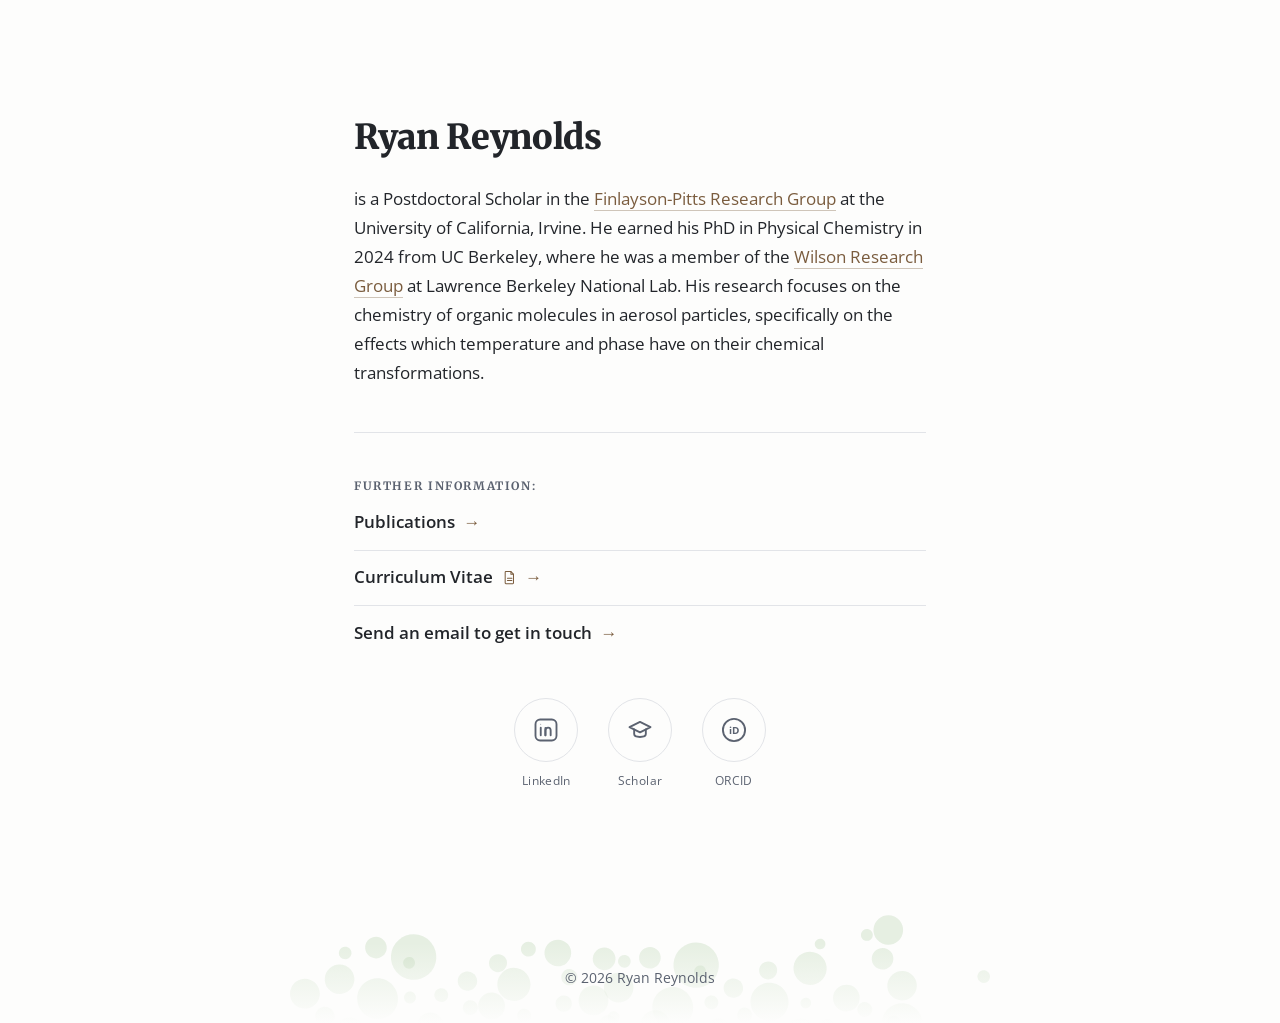
<file: index.html>
<!DOCTYPE html>
<html lang="en">
<head>
<meta charset="UTF-8">
<meta name="viewport" content="width=device-width, initial-scale=1.0">
<title>Ryan Reynolds | Physical &amp; Atmospheric Chemist</title>
<link rel="preconnect" href="https://fonts.googleapis.com">
<link rel="preconnect" href="https://fonts.gstatic.com" crossorigin>
<link href="https://fonts.googleapis.com/css2?family=Merriweather:wght@400;700;900&family=Open+Sans:wght@400;500;600&display=swap" rel="stylesheet">
<style>
  :root {
    --ink: #22252a;
    --muted: #5b6270;
    --rule: #e2e4e8;
    --paper: #fdfdfc;
    --accent: #7a5c3e;
    --icon-accent: #86b277;
  }

  * { box-sizing: border-box; }

  html { -webkit-font-smoothing: antialiased; }

  body {
    margin: 0;
    background: var(--paper);
    color: var(--ink);
    font-family: 'Open Sans', -apple-system, sans-serif;
    font-size: 17px;
    line-height: 1.7;
  }

  .wrap {
    max-width: 620px;
    margin: 0 auto;
    padding: 12vh 24px 1em;
  }

  h1 {
    font-family: 'Merriweather', Georgia, serif;
    font-weight: 900;
    font-size: 2.15rem;
    letter-spacing: -0.01em;
    margin: 0 0 0.55em;
    color: var(--ink);
  }

  p.lede {
    margin: 0 0 2.6em;
    color: var(--ink);
  }

  p.lede a {
    color: var(--accent);
    text-decoration: none;
    border-bottom: 1px solid rgba(122, 92, 62, 0.35);
    transition: border-color 0.15s ease;
  }

  p.lede a:hover {
    border-color: var(--accent);
  }

  h2.label {
    font-family: 'Merriweather', Georgia, serif;
    font-weight: 700;
    font-size: 0.72rem;
    letter-spacing: 0.14em;
    text-transform: uppercase;
    color: var(--muted);
    margin: 0 0 1em;
  }

  hr {
    border: none;
    border-top: 1px solid var(--rule);
    margin: 2.6em 0;
  }

  ul.links {
    list-style: none;
    margin: 0;
    padding: 0;
  }

  ul.links li {
    padding: 0.75em 0;
    border-bottom: 1px solid var(--rule);
  }

  ul.links li:first-child {
    padding-top: 0;
  }

  ul.links li:last-child {
    border-bottom: none;
  }

  ul.links a {
    color: var(--ink);
    text-decoration: none;
    font-weight: 600;
    display: inline-flex;
    align-items: center;
    gap: 0.5em;
  }

  ul.links a::after {
    content: "→";
    font-family: 'Open Sans', sans-serif;
    font-weight: 400;
    color: var(--accent);
    transition: transform 0.15s ease;
  }

  ul.links a:hover::after {
    transform: translateX(3px);
  }

  ul.links .file-icon {
    width: 0.9em;
    height: 0.9em;
    color: var(--accent);
    flex-shrink: 0;
  }

  .icon-links {
    display: flex;
    justify-content: center;
    gap: 1.75em;
    margin-top: 2.2em;
  }

  .icon-link {
    display: flex;
    flex-direction: column;
    align-items: center;
    gap: 0.55em;
    text-decoration: none;
  }

  .icon-link .icon-circle {
    width: 64px;
    height: 64px;
    border-radius: 50%;
    border: 1.5px solid var(--rule);
    display: flex;
    align-items: center;
    justify-content: center;
    color: var(--muted);
    transition: color 0.15s ease, border-color 0.15s ease, background 0.15s ease;
  }

  .icon-link svg {
    width: 28px;
    height: 28px;
  }

  .icon-link span {
    font-size: 0.72rem;
    letter-spacing: 0.03em;
    color: var(--muted);
    transition: color 0.15s ease;
  }

  .icon-link:hover .icon-circle {
    color: var(--icon-accent);
    border-color: var(--icon-accent);
    background: rgba(134, 178, 119, 0.1);
  }

  .icon-link:hover span {
    color: var(--icon-accent);
  }

  @media (max-width: 480px) {
    .wrap { padding: 9vh 20px 0.75em; }
    h1 { font-size: 1.8rem; }
  }

  footer {
    position: relative;
    margin-top: 10vh;
    padding: 4em 24px 2em;
    display: flex;
    align-items: flex-end;
    justify-content: center;
    overflow: hidden;
    background-image: url('greenCircle_particlebgrd.svg');
    background-repeat: no-repeat;
    background-position: center -2.5em;
    background-size: 700px;
  }

  /* Top fade: blends the image in from the white content above */
  /* footer::before {
    content: "";
    position: absolute;
    inset: 0;
    background: linear-gradient(to bottom, var(--paper) 0%, var(--paper) 3%, rgba(253, 253, 252, 0) 26%);
    pointer-events: none;
  } */

  /* Bottom fade: fixed height (not %), so it only visibly kicks in when
     the footer is short enough to clip the image partway through. When
     the footer is tall enough to show the full image, this sits below
     it in already-blank space and has no visible effect. */
  footer::after {
    content: "";
    position: absolute;
    left: 0;
    right: 0;
    bottom: 0;
    height: 80px;
    background: linear-gradient(to bottom, rgba(253, 253, 252, 0) 0%, var(--paper) 100%);
    pointer-events: none;
  }

  footer p {
    position: relative;
    z-index: 1;
    margin: 0 auto;
    width: 100%;
    max-width: 620px;
    font-size: 0.85rem;
    color: var(--muted);
    text-align: center;
  }
</style>
</head>
<body>
  <div class="wrap">
    <h1>Ryan Reynolds</h1>
    <p class="lede">
      is a Postdoctoral Scholar in the
      <a href="https://sites.uci.edu/finlaysonpittslab/" target="_blank" rel="noopener">Finlayson-Pitts Research Group</a>
      at the University of California, Irvine. He earned his PhD in Physical Chemistry in 2024 from UC Berkeley, where he was a member of the
      <a href="https://wilsonresearchgroup.lbl.gov" target="_blank" rel="noopener">Wilson Research Group</a>
      at Lawrence Berkeley National Lab. His research focuses on the chemistry of organic molecules in aerosol particles, specifically on the effects which temperature and phase have on their chemical transformations.
    </p>

    <hr>

    <h2 class="label">Further Information:</h2>
    <ul class="links">
      <li><a href="publications.html">Publications</a></li>
      <!-- <li><a href="teaching.html">Teaching</a></li> -->
      <li><a href="assets/Reynolds-CV-2026.pdf" target="_blank" rel="noopener">Curriculum Vitae
        <svg class="file-icon" viewBox="0 0 24 24" fill="none" stroke="currentColor" stroke-width="1.6" stroke-linecap="round" stroke-linejoin="round" aria-hidden="true">
          <path d="M6 2.5h8l4 4v14a1 1 0 0 1-1 1H6a1 1 0 0 1-1-1v-17a1 1 0 0 1 1-1z"/>
          <path d="M14 2.5v4h4"/>
          <line x1="8.5" y1="13" x2="15.5" y2="13"/>
          <line x1="8.5" y1="16.5" x2="15.5" y2="16.5"/>
        </svg>
      </a></li>
      <li><a href="mailto:ryan@justliketheactor.com">Send an email to get in touch</a></li>
    </ul>

    <div class="icon-links">
      <a class="icon-link" href="https://www.linkedin.com/in/ryansreynolds" target="_blank" rel="noopener" aria-label="LinkedIn Profile" title="LinkedIn">
        <span class="icon-circle">
          <svg viewBox="0 0 24 24" fill="none" stroke="currentColor" stroke-width="1.6" stroke-linecap="round" stroke-linejoin="round">
            <rect x="3" y="3" width="18" height="18" rx="4"/>
            <line x1="7.5" y1="10" x2="7.5" y2="16.5"/>
            <circle cx="7.5" cy="7" r="0.4" fill="currentColor" stroke="none"/>
            <path d="M11.5 16.5v-4c0-1.4 1-2.5 2.4-2.5s2.1 1.1 2.1 2.5v4"/>
            <line x1="11.5" y1="10.2" x2="11.5" y2="16.5"/>
          </svg>
        </span>
        <span>LinkedIn</span>
      </a>
      <a class="icon-link" href="https://scholar.google.com/citations?user=LWUxNXUAAAAJ" target="_blank" rel="noopener" aria-label="Google Scholar Profile" title="Google Scholar">
        <span class="icon-circle">
          <svg viewBox="0 0 24 24" fill="none" stroke="currentColor" stroke-width="1.6" stroke-linecap="round" stroke-linejoin="round">
            <path d="M3 9.5L12 5l9 4.5-9 4.5-9-4.5z"/>
            <path d="M7 11.5v4c0 1.4 2.2 2.5 5 2.5s5-1.1 5-2.5v-4"/>
          </svg>
        </span>
        <span>Scholar</span>
      </a>
      <a class="icon-link" href="https://orcid.org/0000-0002-6513-6377" target="_blank" rel="noopener" aria-label="ORCID Profile" title="ORCID">
        <span class="icon-circle">
          <svg viewBox="0 0 24 24" fill="none" stroke="currentColor" stroke-width="1.6">
            <circle cx="12" cy="12" r="9.5"/>
            <text x="12" y="15.6" text-anchor="middle" font-size="8.5" font-family="'Open Sans', sans-serif" font-weight="700" fill="currentColor" stroke="none">iD</text>
          </svg>
        </span>
        <span>ORCID</span>
      </a>
    </div>
  </div>

  <footer>
    <p>&copy; 2026 Ryan Reynolds</p>
  </footer>
</body>
</html>
</file>
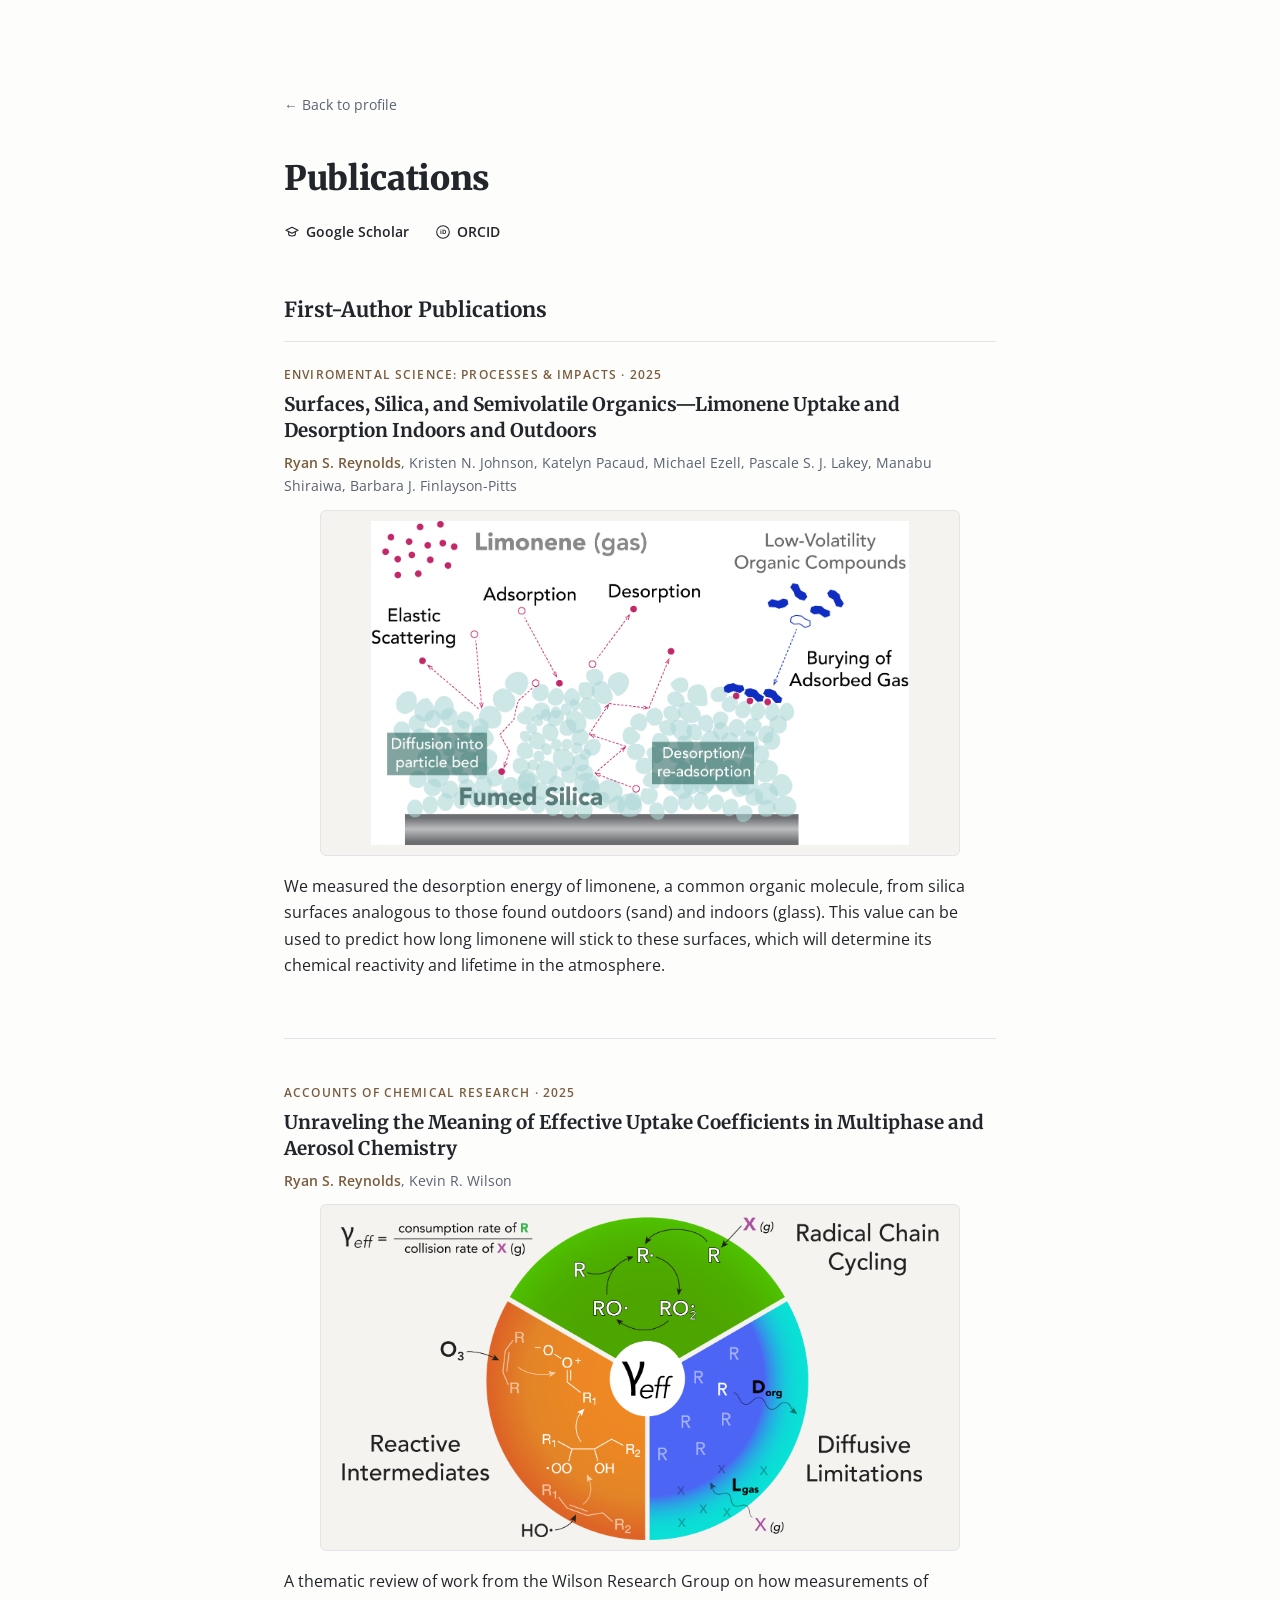
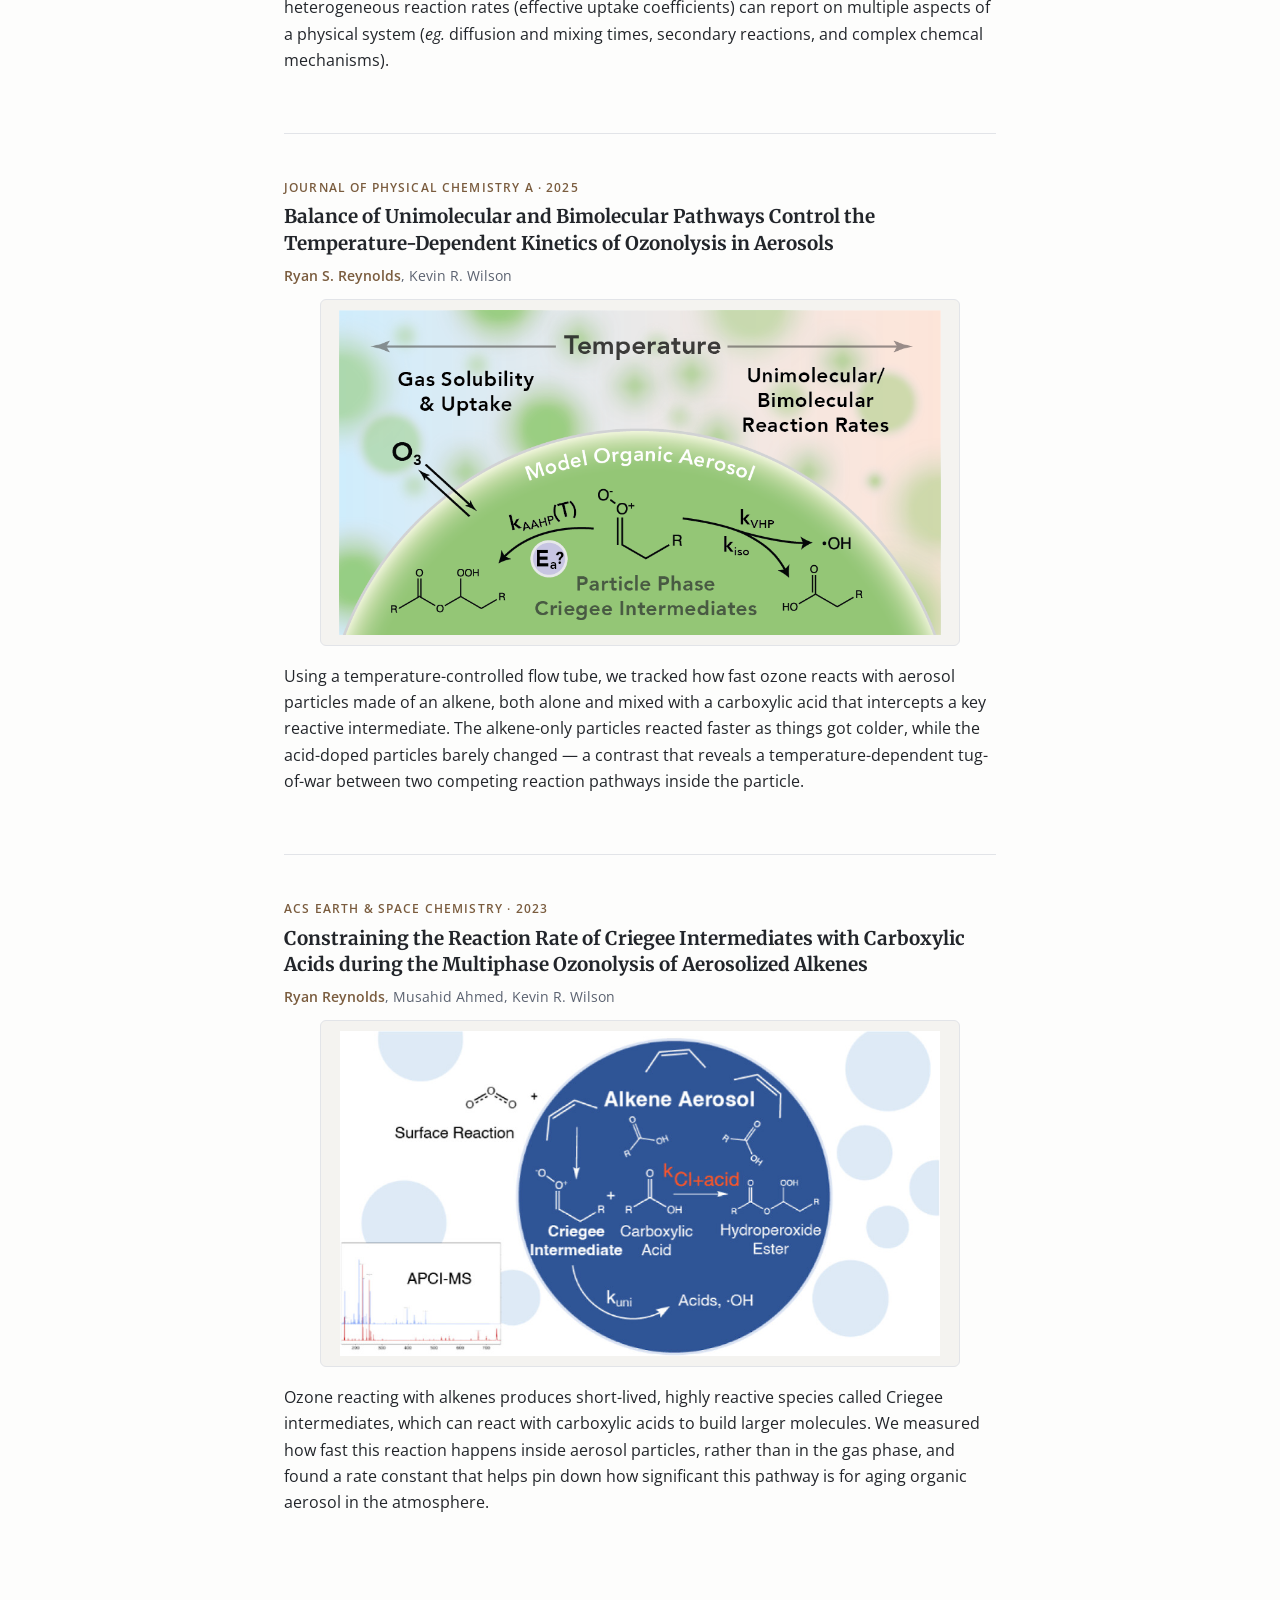
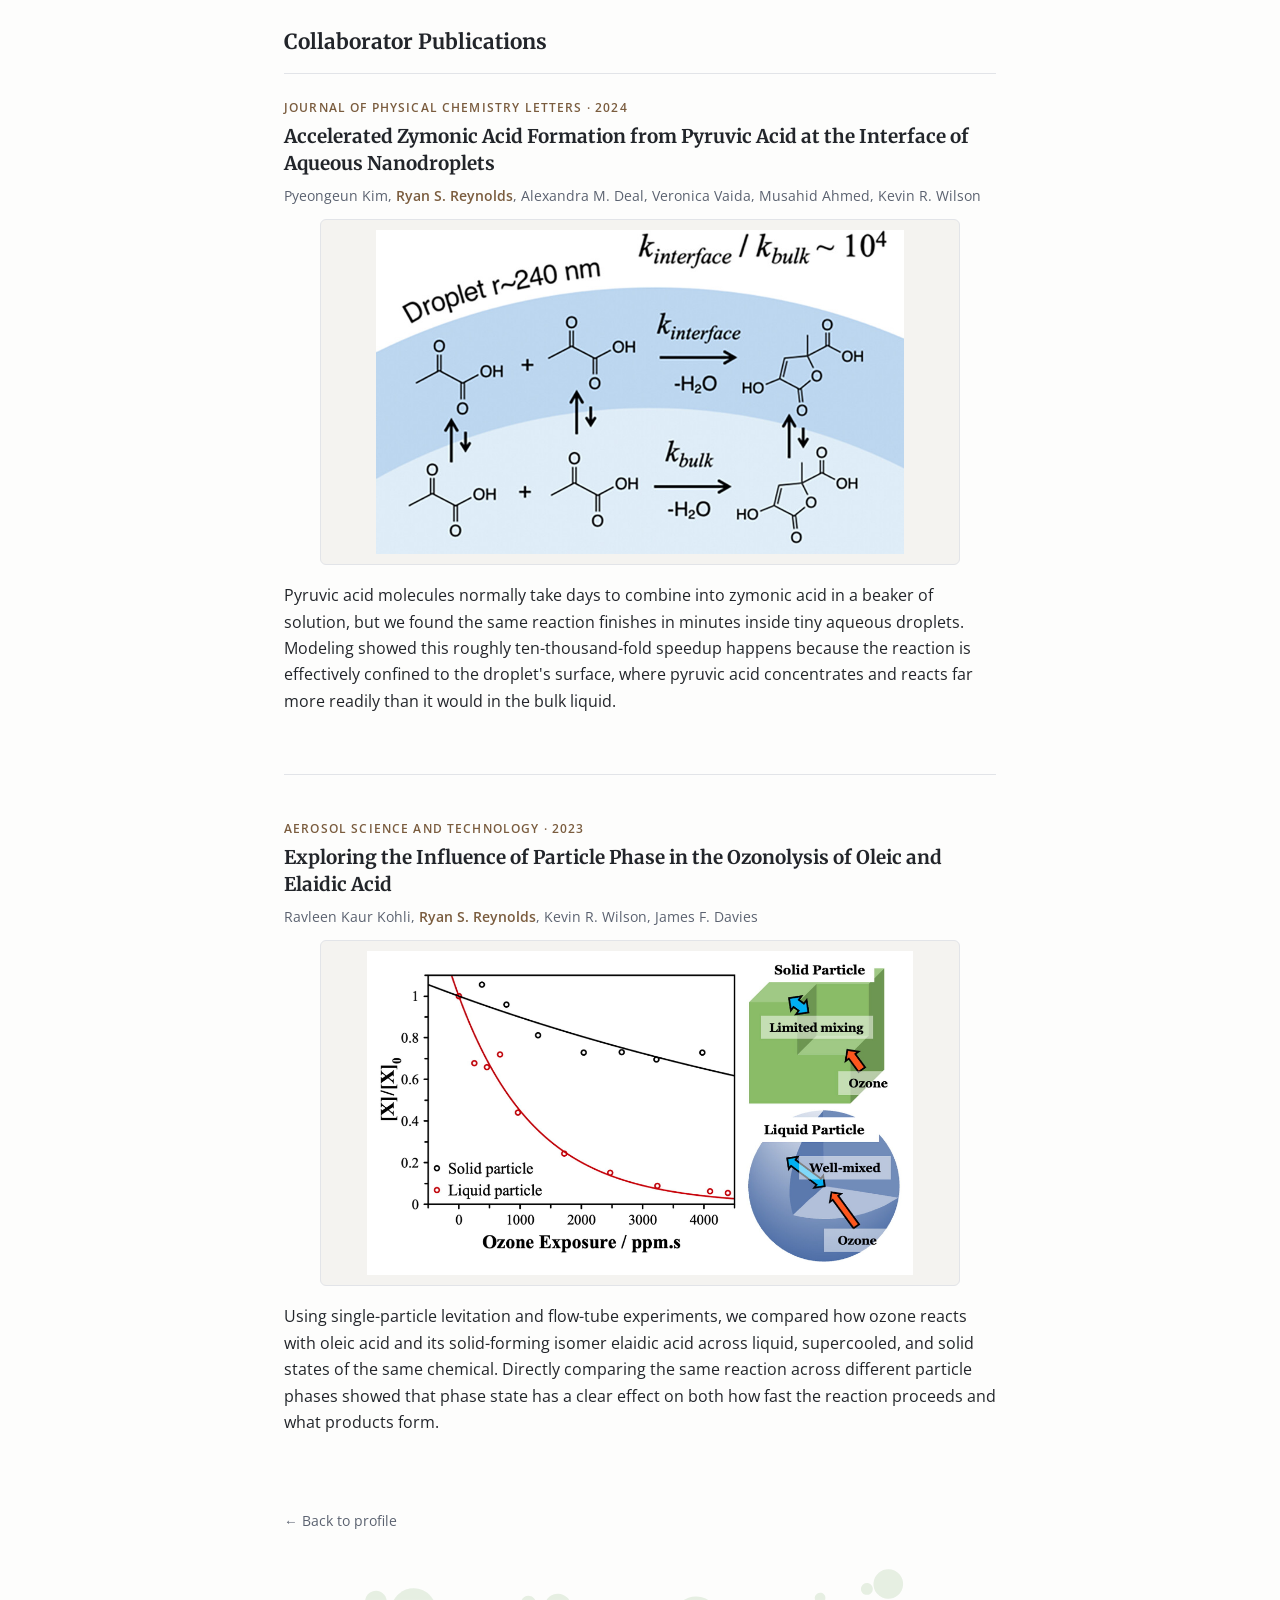
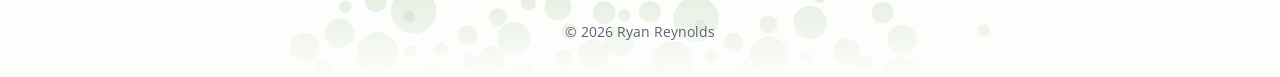
<file: publications.html>
<!DOCTYPE html>
<html lang="en">
<head>
<meta charset="UTF-8">
<meta name="viewport" content="width=device-width, initial-scale=1.0">
<title>Publications | Ryan Reynolds</title>
<link rel="preconnect" href="https://fonts.googleapis.com">
<link rel="preconnect" href="https://fonts.gstatic.com" crossorigin>
<link href="https://fonts.googleapis.com/css2?family=Merriweather:wght@400;700;900&family=Open+Sans:wght@400;500;600&display=swap" rel="stylesheet">
<style>
  :root {
    --ink: #22252a;
    --muted: #5b6270;
    --rule: #e2e4e8;
    --paper: #fdfdfc;
    --accent: #7a5c3e;
    --panel: #f4f3f0;
  }

  * { box-sizing: border-box; }

  html { -webkit-font-smoothing: antialiased; }

  body {
    margin: 0;
    background: var(--paper);
    color: var(--ink);
    font-family: 'Open Sans', -apple-system, sans-serif;
    font-size: 17px;
    line-height: 1.7;
  }

  .wrap {
    max-width: 760px;
    margin: 0 auto;
    padding: 10vh 24px 1em;
  }

  .back {
    display: inline-block;
    margin-bottom: 2.4em;
    font-size: 0.85rem;
    color: var(--muted);
    text-decoration: none;
    border-bottom: 1px solid transparent;
    transition: border-color 0.15s ease, color 0.15s ease;
  }

  .wrap > .back:last-child {
    margin-top: 1em;
    margin-bottom: 0;
  }

  .back:hover {
    color: var(--accent);
    border-color: rgba(122, 92, 62, 0.35);
  }

  h1 {
    font-family: 'Merriweather', Georgia, serif;
    font-weight: 900;
    font-size: 2.1rem;
    letter-spacing: -0.01em;
    margin: 0 0 0.4em;
    color: var(--ink);
  }

  p.intro {
    margin: 0 0 1.4em;
    color: var(--muted);
    max-width: 46ch;
  }

  .profile-links {
    display: flex;
    gap: 1.5em;
    margin: 0 0 2.8em;
  }

  .profile-links a {
    display: inline-flex;
    align-items: center;
    gap: 0.45em;
    font-size: 0.88rem;
    font-weight: 600;
    color: var(--ink);
    text-decoration: none;
    border-bottom: 1px solid transparent;
    transition: border-color 0.15s ease, color 0.15s ease;
  }

  .profile-links svg {
    width: 16px;
    height: 16px;
    flex-shrink: 0;
  }

  .profile-links a:hover {
    color: var(--accent);
    border-color: rgba(122, 92, 62, 0.35);
  }

  h2.section-heading {
    font-family: 'Merriweather', Georgia, serif;
    font-weight: 700;
    font-size: 1.3rem;
    margin: 2.4em 0 0.6em;
    color: var(--ink);
  }

  h2.section-heading:first-of-type {
    margin-top: 0;
  }

  h2.section-heading + hr {
    border: none;
    border-top: 1px solid var(--rule);
    margin: 0 0 1.4em;
  }

  /* ---- Publication entries ---- */

  .pub-list {
    list-style: none;
    margin: 0;
    padding: 0;
  }

  .pub {
    padding: 2.6em 0;
    border-bottom: 1px solid var(--rule);
  }

  .pub:first-child {
    padding-top: 0;
  }

  .pub:last-child {
    border-bottom: none;
  }

  .pub-figure {
    display: flex;
    width: 90%;
    aspect-ratio: 1.85 / 1;
    border-radius: 6px;
    overflow: hidden;
    background: var(--panel);
    border: 1px solid var(--rule);
    align-items: center;
    justify-content: center;
    margin: 0 auto 1em;
    padding: 10px;
    box-sizing: border-box;
    transition: opacity 0.15s ease;
  }

  .pub-figure:hover {
    opacity: 0.85;
  }

  .pub-figure img {
    width: 100%;
    height: 100%;
    object-fit: contain;
    display: block;
  }

  .pub-body {
    min-width: 0;
  }

  .pub-kicker {
    font-family: 'Open Sans', sans-serif;
    font-size: 0.72rem;
    font-weight: 600;
    letter-spacing: 0.1em;
    text-transform: uppercase;
    color: var(--accent);
    margin: 0 0 0.5em;
  }

  .pub-title {
    font-family: 'Merriweather', Georgia, serif;
    font-weight: 700;
    font-size: 1.18rem;
    line-height: 1.4;
    margin: 0 0 0.4em;
    color: var(--ink);
  }

  .pub-title a {
    color: inherit;
    text-decoration: none;
  }

  .pub-title a:hover {
    text-decoration: underline;
    text-decoration-color: rgba(34, 37, 42, 0.35);
  }

  .pub-byline {
    margin: 0 0 0.9em;
    font-size: 0.85rem;
    color: var(--muted);
  }

  .pub-byline .me {
    color: var(--accent);
    font-weight: 600;
  }

  .pub-synopsis {
    margin: 0 0 1em;
    color: var(--ink);
    font-size: 0.97rem;
  }

  .pub-link {
    display: inline-flex;
    align-items: center;
    gap: 0.5em;
    font-size: 0.9rem;
    font-weight: 600;
    color: var(--ink);
    text-decoration: none;
  }

  .pub-link::after {
    content: "→";
    font-weight: 400;
    color: var(--accent);
    transition: transform 0.15s ease;
  }

  .pub-link:hover::after {
    transform: translateX(3px);
  }

  @media (max-width: 560px) {
    .wrap { padding: 7vh 20px 1em; }
    h1 { font-size: 1.75rem; }
    .pub {
      padding: 2.2em 0;
    }
  }

  /* ---- Footer (matches the profile page) ---- */

  footer {
    position: relative;
    padding: 4em 24px 2em;
    display: flex;
    align-items: flex-end;
    justify-content: center;
    overflow: hidden;
    background-image: url('greenCircle_particlebgrd.svg');
    background-repeat: no-repeat;
    background-position: center -2.5em;
    background-size: 700px;
  }


  /* Bottom fade: fixed height (not %), so it only visibly kicks in when
     the footer is short enough to clip the image partway through. When
     the footer is tall enough to show the full image, this sits below
     it in already-blank space and has no visible effect. */
  footer::after {
    content: "";
    position: absolute;
    left: 0;
    right: 0;
    bottom: 0;
    height: 80px;
    background: linear-gradient(to bottom, rgba(253, 253, 252, 0) 0%, var(--paper) 100%);
    pointer-events: none;
  }

  footer p {
    position: relative;
    z-index: 1;
    margin: 0 auto;
    width: 100%;
    max-width: 620px;
    font-size: 0.85rem;
    color: var(--muted);
    text-align: center;
  }
</style>
</head>
<body>
  <div class="wrap">
    <a class="back" href="index.html">&larr; Back to profile</a>

    <h1>Publications</h1>
    <!-- <p class="intro">A running list of research projects and papers, each with a short synopsis and a link to the full text.</p> -->

    <div class="profile-links">
      <a href="https://scholar.google.com/citations?user=LWUxNXUAAAAJ" target="_blank" rel="noopener">
        <svg viewBox="0 0 24 24" fill="none" stroke="currentColor" stroke-width="1.6" stroke-linecap="round" stroke-linejoin="round">
          <path d="M3 9.5L12 5l9 4.5-9 4.5-9-4.5z"/>
          <path d="M7 11.5v4c0 1.4 2.2 2.5 5 2.5s5-1.1 5-2.5v-4"/>
        </svg>
        Google Scholar
      </a>
      <a href="https://orcid.org/0000-0002-6513-6377" target="_blank" rel="noopener">
        <svg viewBox="0 0 24 24" fill="none" stroke="currentColor" stroke-width="1.6">
          <circle cx="12" cy="12" r="9.5"/>
          <text x="12" y="15.6" text-anchor="middle" font-size="8.5" font-family="'Open Sans', sans-serif" font-weight="700" fill="currentColor" stroke="none">iD</text>
        </svg>
        ORCID
      </a>
    </div>

    <h2 class="section-heading">First-Author Publications</h2>
    <hr>
    <ul class="pub-list">

      <li class="pub">
        <div class="pub-body">
          <p class="pub-kicker">Enviromental Science: Processes & Impacts &middot; 2025</p>
          <h3 class="pub-title"><a href="https://doi.org/10.1039/D5EM00275C" target="_blank" rel="noopener">Surfaces, Silica, and Semivolatile Organics—Limonene Uptake and Desorption Indoors and Outdoors</a></h3>
          <p class="pub-byline"><span class="me">Ryan S. Reynolds</span>, Kristen N. Johnson, Katelyn Pacaud, Michael Ezell, Pascale S. J. Lakey, Manabu Shiraiwa, Barbara J. Finlayson-Pitts</p>
          <a class="pub-figure" href="https://doi.org/10.1039/D5EM00275C" target="_blank" rel="noopener">
            <img src="assets/1-Limonene_SiOH_TOC.png" alt="Graphical summary of limonene uptake and desorption on silica surfaces">
          </a>
          <p class="pub-synopsis">We measured the desorption energy of limonene, a common organic molecule, from silica surfaces analogous to those found outdoors (sand) and indoors (glass). This value can be used to predict how long limonene will stick to these surfaces, which will determine its chemical reactivity and lifetime in the atmosphere.</p>
        </div>
      </li>

      <li class="pub">
        <div class="pub-body">
          <p class="pub-kicker">Accounts of Chemical Research &middot; 2025</p>
          <h3 class="pub-title"><a href="https://doi.org/10.1021/acs.accounts.4c00662" target="_blank" rel="noopener">Unraveling the Meaning of Effective Uptake Coefficients in Multiphase and Aerosol Chemistry</a></h3>
          <p class="pub-byline"><span class="me">Ryan S. Reynolds</span>, Kevin R. Wilson</p>
          <a class="pub-figure" href="https://doi.org/10.1021/acs.accounts.4c00662" target="_blank" rel="noopener">
            <img src="assets/2-TOC_figure_ACR.png" alt="Graphical summary of effective uptake coefficients in multiphase and aerosol chemistry">
          </a>
          <p class="pub-synopsis">A thematic review of work from the Wilson Research Group on how measurements of heterogeneous reaction rates (effective uptake coefficients) can report on multiple aspects of a physical system (<i>eg.</i> diffusion and mixing times, secondary reactions, and complex chemcal mechanisms).</p>
        </div>
      </li>

      <li class="pub">
        <div class="pub-body">
          <p class="pub-kicker">Journal of Physical Chemistry A &middot; 2025</p>
          <h3 class="pub-title"><a href="https://doi.org/10.1021/acs.jpca.4c06885" target="_blank" rel="noopener">Balance of Unimolecular and Bimolecular Pathways Control the Temperature-Dependent Kinetics of Ozonolysis in Aerosols</a></h3>
          <p class="pub-byline"><span class="me">Ryan S. Reynolds</span>, Kevin R. Wilson</p>
          <a class="pub-figure" href="https://doi.org/10.1021/acs.jpca.4c06885" target="_blank" rel="noopener">
            <img src="assets/3-Tri_Temperature_TOC.png" alt="Graphical summary of temperature-dependent ozonolysis kinetics in aerosols">
          </a>
          <p class="pub-synopsis">Using a temperature-controlled flow tube, we tracked how fast ozone reacts with aerosol particles made of an alkene, both alone and mixed with a carboxylic acid that intercepts a key reactive intermediate. The alkene-only particles reacted faster as things got colder, while the acid-doped particles barely changed — a contrast that reveals a temperature-dependent tug-of-war between two competing reaction pathways inside the particle.</p>
        </div>
      </li>

      <li class="pub">
        <div class="pub-body">
          <p class="pub-kicker">ACS Earth & Space Chemistry &middot; 2023</p>
          <h3 class="pub-title"><a href="https://doi.org/10.1021/acsearthspacechem.3c00026" target="_blank" rel="noopener">Constraining the Reaction Rate of Criegee Intermediates with Carboxylic Acids during the Multiphase Ozonolysis of Aerosolized Alkenes</a></h3>
          <p class="pub-byline"><span class="me">Ryan Reynolds</span>, Musahid Ahmed, Kevin R. Wilson</p>
          <a class="pub-figure" href="https://doi.org/10.1021/acsearthspacechem.3c00026" target="_blank" rel="noopener">
            <img src="assets/4-CIAcid_TOC.jpeg" alt="Graphical summary of Criegee intermediate reaction rates with carboxylic acids in aerosolized alkene ozonolysis">
          </a>
          <p class="pub-synopsis">Ozone reacting with alkenes produces short-lived, highly reactive species called Criegee intermediates, which can react with carboxylic acids to build larger molecules. We measured how fast this reaction happens inside aerosol particles, rather than in the gas phase, and found a rate constant that helps pin down how significant this pathway is for aging organic aerosol in the atmosphere.</p>
        </div>
      </li>
    </ul>

    <h2 class="section-heading">Collaborator Publications</h2>
    <hr>
    <ul class="pub-list">
      <li class="pub">
        <div class="pub-body">
          <p class="pub-kicker">Journal of Physical Chemistry Letters &middot; 2024</p>
          <h3 class="pub-title"><a href="https://doi.org/10.1021/acs.jpclett.4c02736" target="_blank" rel="noopener">Accelerated Zymonic Acid Formation from Pyruvic Acid at the Interface of Aqueous Nanodroplets</a></h3>
          <p class="pub-byline">Pyeongeun Kim, <span class="me">Ryan S. Reynolds</span>, Alexandra M. Deal, Veronica Vaida, Musahid Ahmed, Kevin R. Wilson</p>
          <a class="pub-figure" href="https://doi.org/10.1021/acs.jpclett.4c02736" target="_blank" rel="noopener">
            <img src="assets/5-PyrZym_TOC.jpeg" alt="Graphical summary of accelerated zymonic acid formation from pyruvic acid at nanodroplet interfaces">
          </a>
          <p class="pub-synopsis">Pyruvic acid molecules normally take days to combine into zymonic acid in a beaker of solution, but we found the same reaction finishes in minutes inside tiny aqueous droplets. Modeling showed this roughly ten-thousand-fold speedup happens because the reaction is effectively confined to the droplet's surface, where pyruvic acid concentrates and reacts far more readily than it would in the bulk liquid.</p>
        </div>
      </li>

      <li class="pub">
        <div class="pub-body">
          <p class="pub-kicker">Aerosol Science and Technology &middot; 2023</p>
          <h3 class="pub-title"><a href="https://doi.org/10.1080/02786826.2023.2226183" target="_blank" rel="noopener">Exploring the Influence of Particle Phase in the Ozonolysis of Oleic and Elaidic Acid</a></h3>
          <p class="pub-byline">Ravleen Kaur Kohli, <span class="me">Ryan S. Reynolds</span>, Kevin R. Wilson, James F. Davies</p>
          <a class="pub-figure" href="https://doi.org/10.1080/02786826.2023.2226183" target="_blank" rel="noopener">
            <img src="assets/6-EAOA_TOC.jpg" alt="Graphical summary of ozonolysis of oleic and elaidic acid across particle phases">
          </a>
          <p class="pub-synopsis">Using single-particle levitation and flow-tube experiments, we compared how ozone reacts with oleic acid and its solid-forming isomer elaidic acid across liquid, supercooled, and solid states of the same chemical. Directly comparing the same reaction across different particle phases showed that phase state has a clear effect on both how fast the reaction proceeds and what products form.</p>
        </div>
      </li>

    </ul>

    <a class="back" href="index.html">&larr; Back to profile</a>
  </div>

  <footer>
    <p>&copy; 2026 Ryan Reynolds</p>
  </footer>
</body>
</html>
</file>
